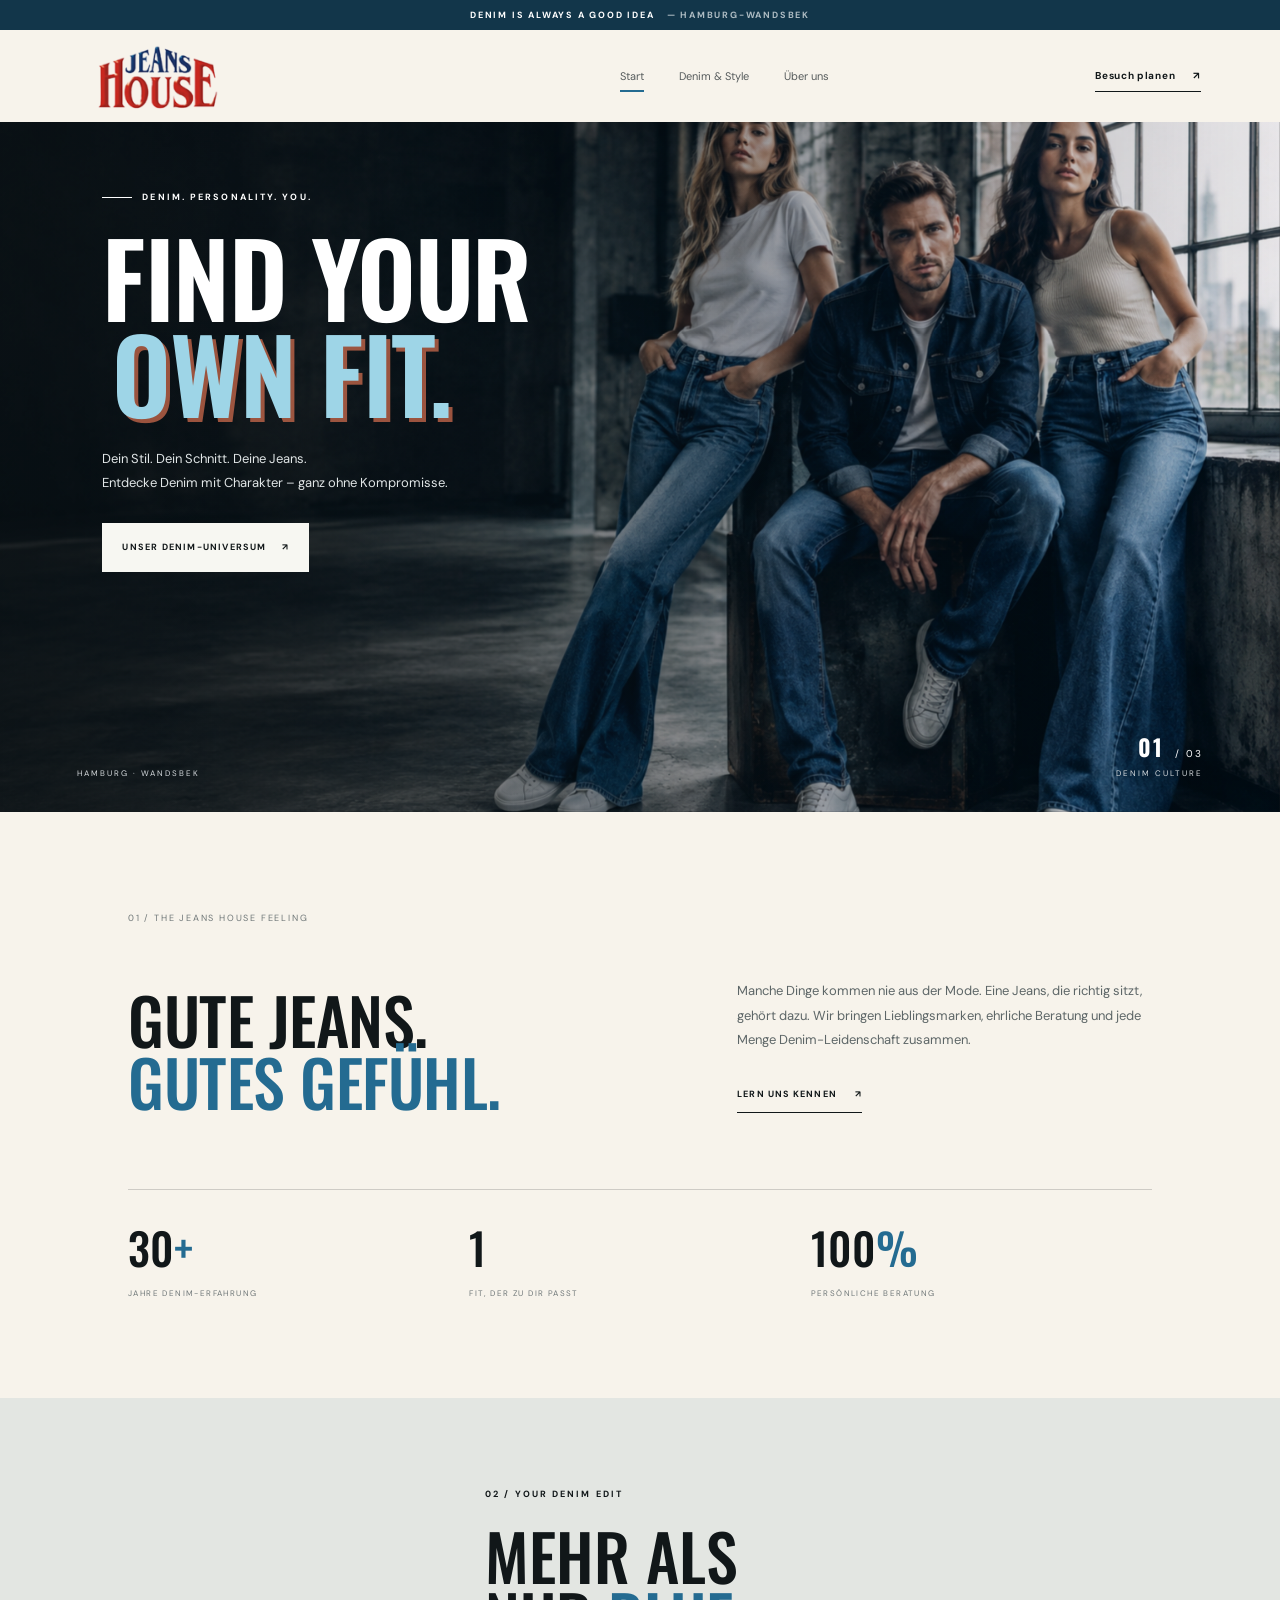
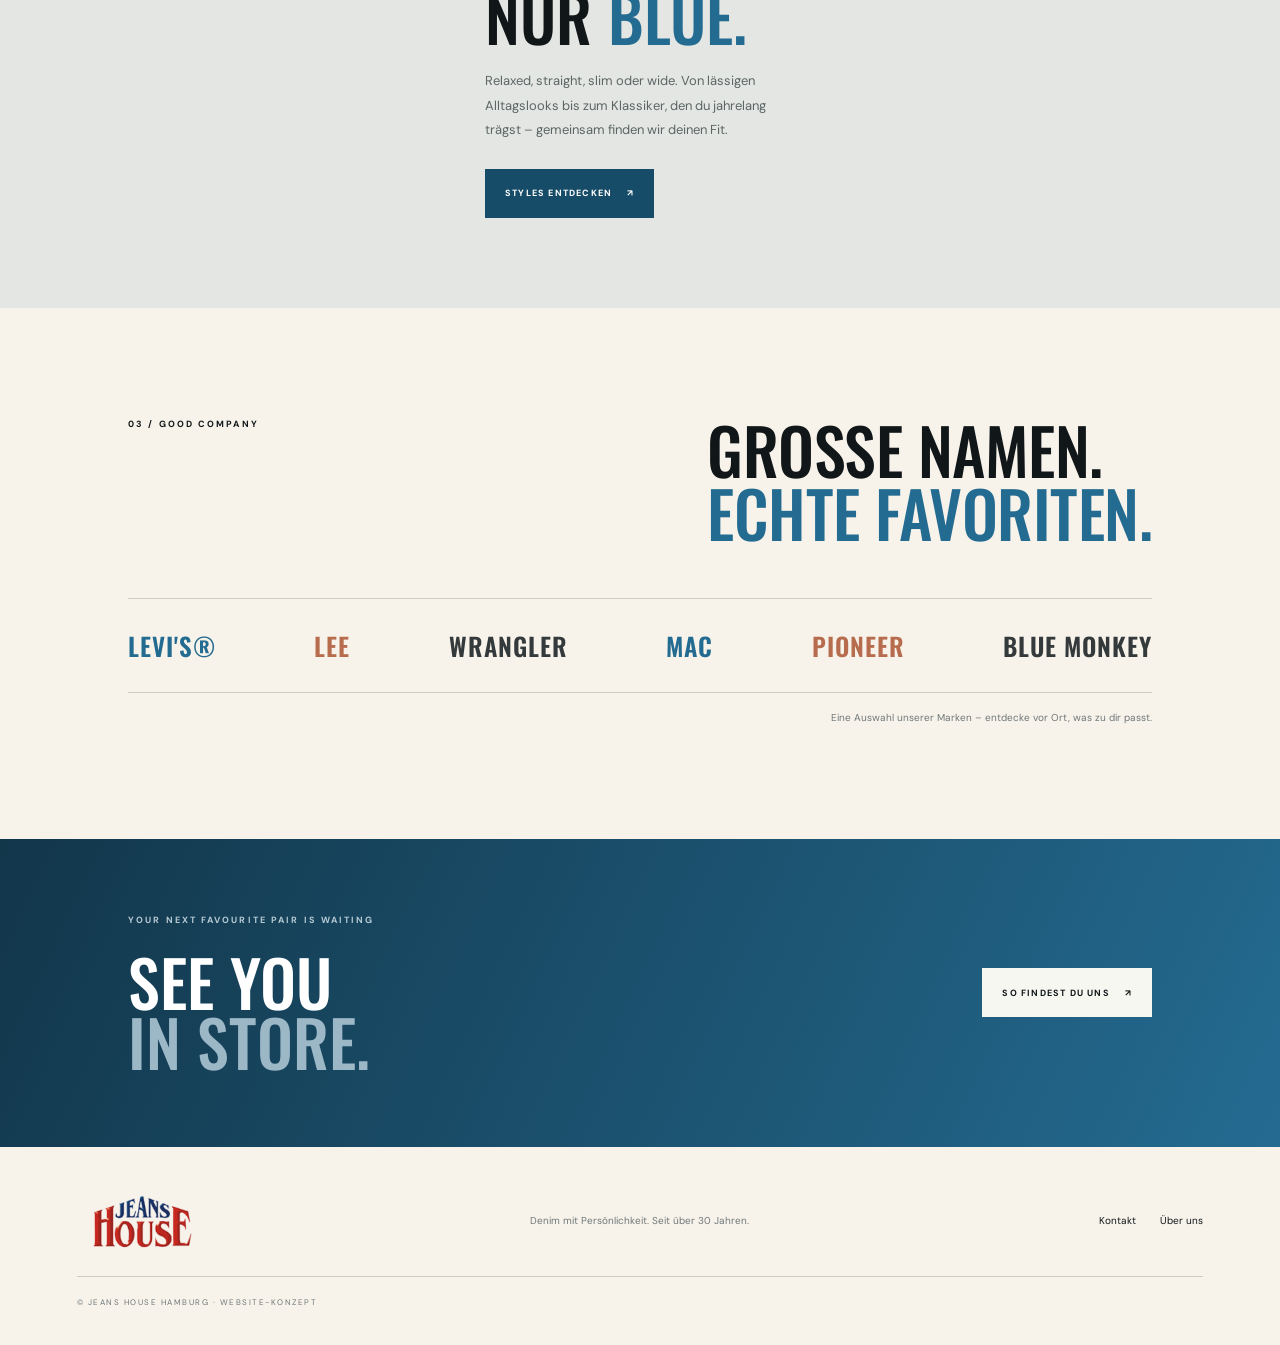
<file: index.html>
<!doctype html>
<html lang="de">
<head>
<meta charset="utf-8"><meta name="viewport" content="width=device-width,initial-scale=1">
<meta name="description" content="Jeans House Hamburg – Denim, persönliche Beratung und Styles, die zu dir passen.">
<title>JEANS HOUSE — Denim, der zu dir passt</title>
<link rel="preconnect" href="https://fonts.googleapis.com"><link rel="preconnect" href="https://fonts.gstatic.com" crossorigin>
<link href="https://fonts.googleapis.com/css2?family=DM+Sans:wght@400;500;600;700&family=Oswald:wght@400;500;600;700&display=swap" rel="stylesheet">
<link rel="stylesheet" href="style.css"></head>
<body>
<div class="topline">DENIM IS ALWAYS A GOOD IDEA <span>— HAMBURG-WANDSBEK</span></div>
<header class="site-header">
<a class="wordmark" href="index.html" aria-label="Jeans House Startseite"><img class="brand-logo" src="assets/jeans-house-logo.png" alt="Jeans House"></a>
<nav aria-label="Hauptnavigation"><a class="active" href="index.html">Start</a><a href="denim.html">Denim &amp; Style</a><a href="about.html">Über uns</a></nav>
<a class="header-cta" href="about.html#kontakt">Besuch planen <span>↗</span></a></header>
<main>
<section class="hero"><img class="hero-photo" src="assets/denim-editorial-ai.png" alt="Fashion Editorial mit drei Models in modernen Denim-Looks"><div class="hero-shade"></div>
<div class="hero-content"><p class="eyebrow"><i></i> DENIM. PERSONALITY. YOU.</p><h1>FIND YOUR<br><em>OWN FIT.</em></h1><p class="hero-copy">Dein Stil. Dein Schnitt. Deine Jeans.<br>Entdecke Denim mit Charakter – ganz ohne Kompromisse.</p><a class="button button-light" href="denim.html">UNSER DENIM-UNIVERSUM <span>↗</span></a></div>
<div class="hero-index"><b>01</b> / 03</div><div class="hero-caption">HAMBURG · WANDSBEK <span>DENIM CULTURE</span></div></section>
<section class="intro section-pad"><div class="section-label">01 / THE JEANS HOUSE FEELING</div><div class="intro-main"><h2>GUTE JEANS.<br><span>GUTES GEFÜHL.</span></h2><div class="intro-text"><p>Manche Dinge kommen nie aus der Mode. Eine Jeans, die richtig sitzt, gehört dazu. Wir bringen Lieblingsmarken, ehrliche Beratung und jede Menge Denim-Leidenschaft zusammen.</p><a class="text-link" href="about.html">LERN UNS KENNEN <span>↗</span></a></div></div>
<div class="stats"><div><strong>30<span>+</span></strong><small>JAHRE DENIM-ERFAHRUNG</small></div><div><strong>1</strong><small>FIT, DER ZU DIR PASST</small></div><div><strong>100<span>%</span></strong><small>PERSÖNLICHE BERATUNG</small></div></div></section>
<section class="style-section"><div class="style-image image-one" role="img" aria-label="Denim-Stoff in Nahaufnahme"></div><div class="style-copy"><p class="eyebrow">02 / YOUR DENIM EDIT</p><h2>MEHR ALS<br>NUR <em>BLUE.</em></h2><p>Relaxed, straight, slim oder wide. Von lässigen Alltagslooks bis zum Klassiker, den du jahrelang trägst – gemeinsam finden wir deinen Fit.</p><a class="button button-dark" href="denim.html">STYLES ENTDECKEN <span>↗</span></a></div><div class="style-image image-two" role="img" aria-label="Urbaner Jeans-Style"></div></section>
<section class="brands section-pad"><div class="brands-heading"><p class="eyebrow">03 / GOOD COMPANY</p><h2>GROSSE NAMEN.<br><span>ECHTE FAVORITEN.</span></h2></div><div class="brand-list"><span>LEVI'S®</span><span>LEE</span><span>WRANGLER</span><span>MAC</span><span>PIONEER</span><span>BLUE MONKEY</span></div><p class="brand-note">Eine Auswahl unserer Marken – entdecke vor Ort, was zu dir passt.</p></section>
<section class="visit-banner"><div><p class="eyebrow">YOUR NEXT FAVOURITE PAIR IS WAITING</p><h2>SEE YOU<br><em>IN STORE.</em></h2></div><a class="button button-light" href="about.html#kontakt">SO FINDEST DU UNS <span>↗</span></a></section>
</main>
<footer class="footer"><a class="wordmark footer-mark" href="index.html" aria-label="Jeans House Startseite"><img class="brand-logo" src="assets/jeans-house-logo.png" alt="Jeans House"></a><p>Denim mit Persönlichkeit. Seit über 30 Jahren.</p><div><a href="about.html#kontakt">Kontakt</a><a href="about.html">Über uns</a></div><small>© JEANS HOUSE HAMBURG · WEBSITE-KONZEPT</small></footer><script src="script.js"></script></body></html>
</file>
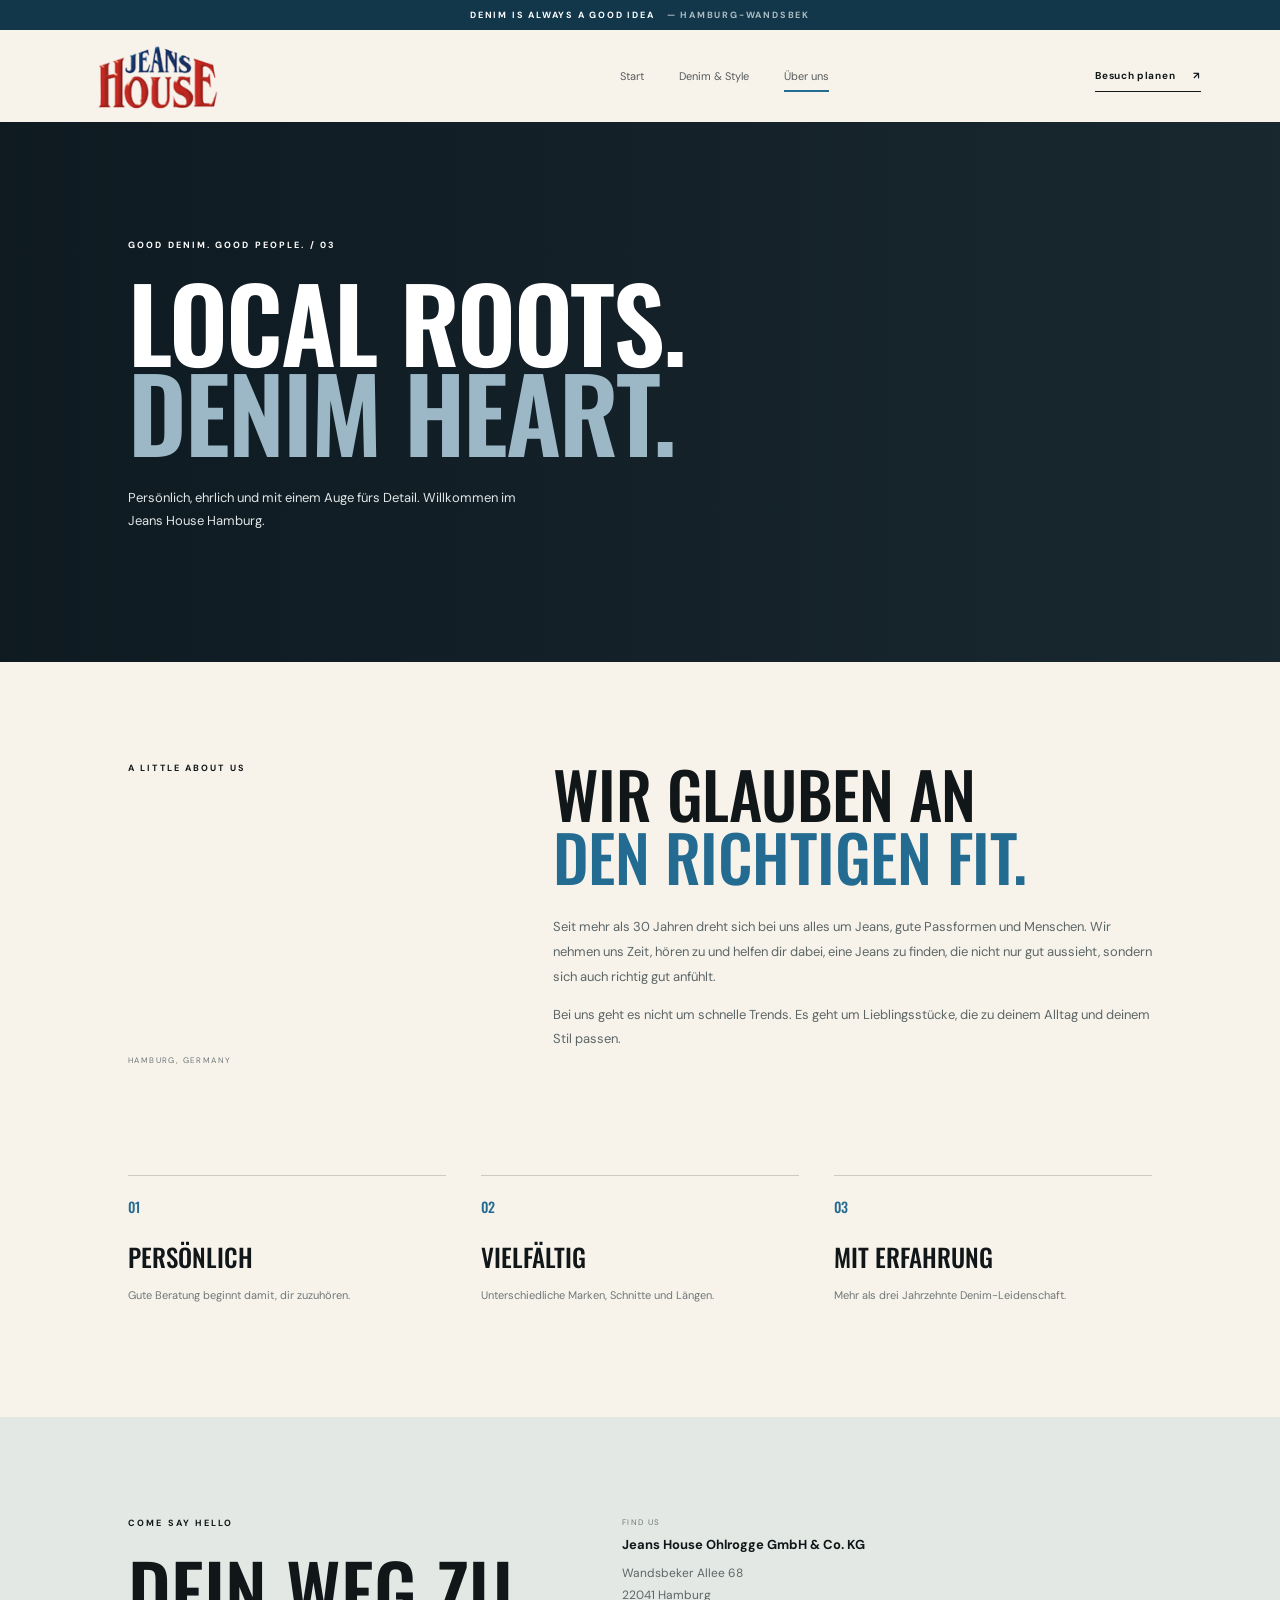
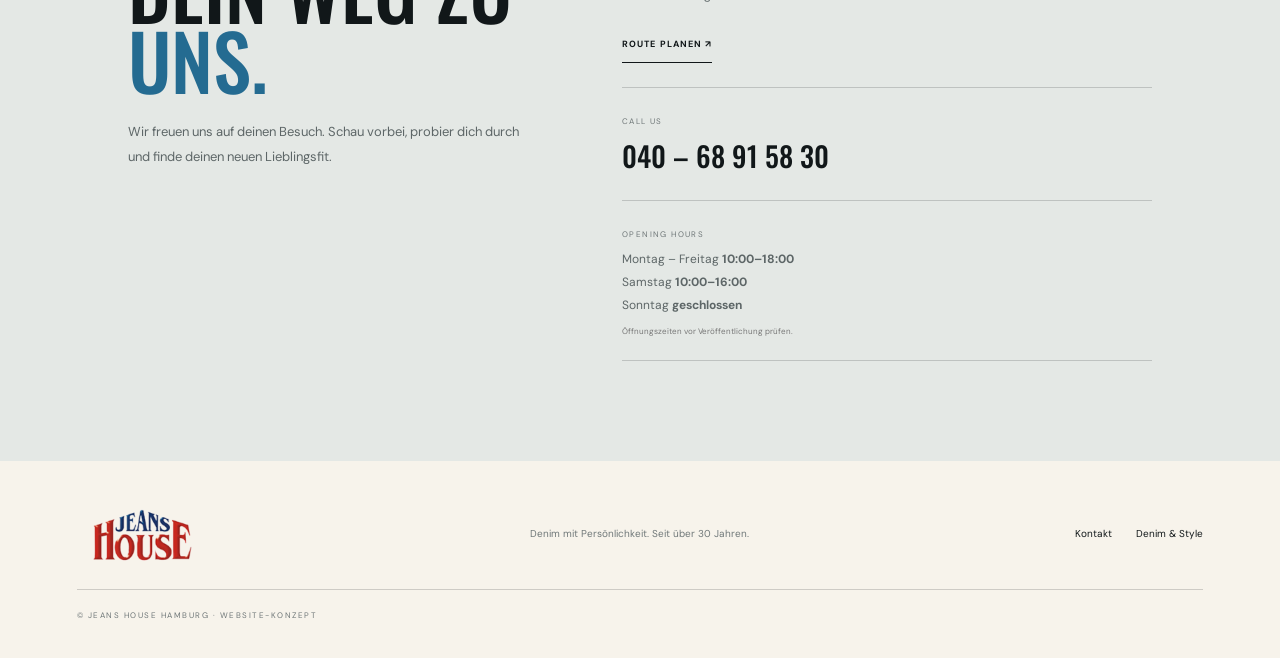
<file: about.html>
<!doctype html>
<html lang="de"><head><meta charset="utf-8"><meta name="viewport" content="width=device-width,initial-scale=1"><title>Über uns — JEANS HOUSE Hamburg</title>
<link rel="preconnect" href="https://fonts.googleapis.com"><link href="https://fonts.googleapis.com/css2?family=DM+Sans:wght@400;500;600;700&family=Oswald:wght@400;500;600;700&display=swap" rel="stylesheet"><link rel="stylesheet" href="style.css"></head><body>
<div class="topline">DENIM IS ALWAYS A GOOD IDEA <span>— HAMBURG-WANDSBEK</span></div><header class="site-header"><a class="wordmark" href="index.html" aria-label="Jeans House Startseite"><img class="brand-logo" src="assets/jeans-house-logo.png" alt="Jeans House"></a><nav><a href="index.html">Start</a><a href="denim.html">Denim &amp; Style</a><a class="active" href="about.html">Über uns</a></nav><a class="header-cta" href="#kontakt">Besuch planen <span>↗</span></a></header>
<main><section class="subhero about-hero"><div class="subhero-content"><p class="eyebrow">GOOD DENIM. GOOD PEOPLE. / 03</p><h1>LOCAL ROOTS.<br><em>DENIM HEART.</em></h1><p>Persönlich, ehrlich und mit einem Auge fürs Detail. Willkommen im Jeans House Hamburg.</p></div></section>
<section class="about-story section-pad"><div class="story-label"><p class="eyebrow">A LITTLE ABOUT US</p><span>HAMBURG, GERMANY</span></div><div><h2>WIR GLAUBEN AN<br><span>DEN RICHTIGEN FIT.</span></h2><p>Seit mehr als 30 Jahren dreht sich bei uns alles um Jeans, gute Passformen und Menschen. Wir nehmen uns Zeit, hören zu und helfen dir dabei, eine Jeans zu finden, die nicht nur gut aussieht, sondern sich auch richtig gut anfühlt.</p><p>Bei uns geht es nicht um schnelle Trends. Es geht um Lieblingsstücke, die zu deinem Alltag und deinem Stil passen.</p></div></section>
<section class="values"><div><span>01</span><h3>PERSÖNLICH</h3><p>Gute Beratung beginnt damit, dir zuzuhören.</p></div><div><span>02</span><h3>VIELFÄLTIG</h3><p>Unterschiedliche Marken, Schnitte und Längen.</p></div><div><span>03</span><h3>MIT ERFAHRUNG</h3><p>Mehr als drei Jahrzehnte Denim-Leidenschaft.</p></div></section>
<section class="contact-section section-pad" id="kontakt"><div class="contact-head"><p class="eyebrow">COME SAY HELLO</p><h2>DEIN WEG ZU<br><em>UNS.</em></h2><p>Wir freuen uns auf deinen Besuch. Schau vorbei, probier dich durch und finde deinen neuen Lieblingsfit.</p></div><div class="contact-details"><div><small>FIND US</small><strong>Jeans House Ohlrogge GmbH &amp; Co. KG</strong><p>Wandsbeker Allee 68<br>22041 Hamburg</p><a class="text-link" target="_blank" rel="noreferrer" href="https://maps.google.com/?q=Wandsbeker+Allee+68+22041+Hamburg">ROUTE PLANEN ↗</a></div><div><small>CALL US</small><a class="phone" href="tel:+494068915830">040 – 68 91 58 30</a></div><div><small>OPENING HOURS</small><p>Montag – Freitag <b>10:00–18:00</b><br>Samstag <b>10:00–16:00</b><br>Sonntag <b>geschlossen</b></p><small class="hours-note">Öffnungszeiten vor Veröffentlichung prüfen.</small></div></div></section></main>
<footer class="footer"><a class="wordmark footer-mark" href="index.html" aria-label="Jeans House Startseite"><img class="brand-logo" src="assets/jeans-house-logo.png" alt="Jeans House"></a><p>Denim mit Persönlichkeit. Seit über 30 Jahren.</p><div><a href="#kontakt">Kontakt</a><a href="denim.html">Denim &amp; Style</a></div><small>© JEANS HOUSE HAMBURG · WEBSITE-KONZEPT</small></footer><script src="script.js"></script></body></html>
</file>
<file: style.css>
:root{--ink:#111719;--blue:#234e6a;--paper:#f5f4f0;--muted:#6f7778;--line:rgba(17,23,25,.18);--display:'Oswald',sans-serif;--body:'DM Sans',sans-serif}
*{box-sizing:border-box}html{scroll-behavior:smooth}body{margin:0;background:var(--paper);color:var(--ink);font-family:var(--body);-webkit-font-smoothing:antialiased}a{color:inherit;text-decoration:none}
.topline{height:30px;background:var(--ink);color:#fff;display:flex;align-items:center;justify-content:center;gap:12px;font-size:9px;font-weight:700;letter-spacing:1.8px}.topline span{color:#aebcc3}
.site-header{height:92px;padding:0 6.2%;display:flex;align-items:center;justify-content:space-between;background:var(--paper);position:relative;z-index:5}.wordmark{display:flex;gap:10px;align-items:center;font-size:17px;letter-spacing:1.1px;font-weight:500;line-height:.95}.wordmark b{font-weight:700}.wordmark small{display:block;font-size:7px;letter-spacing:2.2px;margin-top:7px;color:var(--muted)}.mark{display:grid;place-items:center;width:38px;height:38px;border:1.5px solid var(--ink);font:600 17px var(--display);letter-spacing:-1px;transform:rotate(-5deg)}
nav{display:flex;gap:35px;margin-left:70px}nav a{font-size:11px;color:#565b5c;position:relative;padding:9px 0}nav a:after{content:"";position:absolute;bottom:0;left:0;width:0;height:2px;background:var(--blue);transition:width .25s}nav a:hover:after,nav a.active:after{width:100%}.header-cta{font-size:10px;letter-spacing:.7px;font-weight:700;border-bottom:1px solid;padding:9px 0}.header-cta span,.button span,.text-link span{margin-left:15px;transition:transform .25s;display:inline-block}.header-cta:hover span,.button:hover span,.text-link:hover span{transform:translate(4px,-3px)}
.hero{height:min(690px,76vw);min-height:550px;position:relative;overflow:hidden;background:#222}.hero-photo{position:absolute;width:100%;height:100%;object-fit:cover;object-position:center 44%;animation:heroReveal 1.1s ease both}.hero-shade{position:absolute;inset:0;background:linear-gradient(90deg,rgba(8,14,17,.8),rgba(8,14,17,.44) 42%,rgba(8,14,17,.04) 100%)}.hero-content{position:absolute;left:10%;top:17%;color:#fff;max-width:570px;animation:rise .9s .15s both}.eyebrow{font-size:9px;letter-spacing:2.1px;font-weight:700;margin:0 0 25px;display:flex;align-items:center;gap:10px}.eyebrow i{width:30px;height:1px;background:currentColor}.hero h1,.subhero h1{font:600 clamp(68px,9vw,132px)/.88 var(--display);letter-spacing:-2px;margin:0 0 30px}.hero h1 em,.subhero h1 em,.style-copy h2 em,.visit-banner h2 em,.contact-head h2 em{font-style:normal;color:#9cb8c7}.hero-copy{font-size:13px;line-height:1.9;color:#e1e6e7;margin-bottom:32px}.button{min-height:49px;padding:0 20px;display:inline-flex;align-items:center;justify-content:center;font-size:9px;letter-spacing:1.2px;font-weight:700;transition:background .25s,color .25s,transform .25s}.button:hover{transform:translateY(-3px)}.button-light{background:#f7f7f2;color:var(--ink)}.button-light:hover{background:#a7c2d0}.button-dark{background:var(--ink);color:#fff}.button-dark:hover{background:var(--blue)}.hero-index{position:absolute;right:6%;bottom:48px;color:#fff;font-size:10px;letter-spacing:2px}.hero-index b{font-size:23px;font-family:var(--display);margin-right:6px}.hero-caption{position:absolute;left:6%;right:6%;bottom:34px;color:#d5dadd;display:flex;justify-content:space-between;font-size:8px;letter-spacing:2px}
.section-pad{padding:100px 10%}.section-label{font-size:9px;letter-spacing:1.8px;color:var(--muted);margin-bottom:42px}.intro-main{display:grid;grid-template-columns:1.1fr .9fr;gap:10%;align-items:end}.intro h2,.brands h2,.fit-intro h2,.about-story h2{font:500 clamp(38px,5vw,68px)/.98 var(--display);letter-spacing:-.5px;margin:0}.intro h2 span,.brands h2 span,.fit-intro h2 span,.about-story h2 span{color:var(--blue)}.intro-text p,.style-copy>p:not(.eyebrow),.fit-intro>p:last-child,.about-story>div:last-child>p,.contact-head>p:last-child{font-size:13px;line-height:1.9;color:#5d6667;max-width:440px}.text-link{display:inline-block;font-size:9px;font-weight:700;letter-spacing:1.1px;border-bottom:1px solid;padding:12px 0;margin-top:10px}.stats{border-top:1px solid var(--line);margin-top:76px;padding-top:25px;display:grid;grid-template-columns:repeat(3,1fr)}.stats>div{display:flex;flex-direction:column;gap:8px}.stats strong{font:500 44px var(--display)}.stats strong span{color:var(--blue)}.stats small{font-size:8px;letter-spacing:1.4px;color:var(--muted)}
.style-section{display:grid;grid-template-columns:1fr .9fr 1fr;min-height:510px;background:#e3e6e2}.style-image{background-size:cover;background-position:center;min-height:430px;transition:filter .5s}.style-image:hover{filter:saturate(1.25)}.image-one{background-image:url('https://images.unsplash.com/photo-1543076447-215ad9ba6923?auto=format&fit=crop&w=1000&q=85')}.image-two{background-image:url('https://images.unsplash.com/photo-1541099649105-f69ad21f3246?auto=format&fit=crop&w=1000&q=85')}.style-copy{padding:65px 11%;align-self:center}.style-copy h2,.visit-banner h2{font:500 clamp(40px,5vw,68px)/.95 var(--display);margin:0 0 22px}.style-copy h2 em{color:var(--blue)}.style-copy>p:not(.eyebrow){margin-bottom:26px}.brands{padding-top:110px;padding-bottom:105px}.brands-heading{display:flex;justify-content:space-between;align-items:flex-end;gap:30px}.brands-heading .eyebrow{align-self:flex-start}.brand-list{display:flex;flex-wrap:wrap;justify-content:space-between;align-items:center;gap:24px;border-top:1px solid var(--line);border-bottom:1px solid var(--line);margin-top:54px;padding:28px 0}.brand-list span{font:600 clamp(15px,2vw,25px) var(--display);letter-spacing:1px;color:#343a3b}.brand-note{font-size:10px;color:var(--muted);text-align:right;margin-top:18px}
.visit-banner{background:#1c303b;color:#fff;padding:75px 10%;display:flex;justify-content:space-between;align-items:center;gap:35px}.visit-banner .eyebrow{color:#b7cbd4}.visit-banner h2{margin:0}.footer{padding:38px 6%;display:grid;grid-template-columns:1fr 1fr 1fr;align-items:center;gap:20px}.footer-mark{width:max-content}.footer>p{font-size:10px;color:var(--muted);text-align:center}.footer>div{display:flex;gap:24px;justify-content:flex-end;font-size:10px}.footer>small{grid-column:1/-1;border-top:1px solid var(--line);padding-top:20px;font-size:8px;letter-spacing:1.5px;color:var(--muted)}
.subhero{min-height:540px;position:relative;display:flex;align-items:center;overflow:hidden;background:#1b2a31;color:white;padding:75px 10%;background-size:cover;background-position:center}.denim-hero{background-image:linear-gradient(90deg,rgba(13,24,31,.88),rgba(13,24,31,.16)),url('https://images.unsplash.com/photo-1542272604-787c3835535d?auto=format&fit=crop&w=1800&q=90')}.about-hero{background-image:linear-gradient(90deg,rgba(13,24,31,.88),rgba(13,24,31,.16)),url('https://images.unsplash.com/photo-1523398002811-999ca8dec234?auto=format&fit=crop&w=1800&q=90')}.subhero-content{position:relative;max-width:700px}.subhero h1{font-size:clamp(65px,8vw,112px)}.subhero-content>p:last-child{max-width:390px;line-height:1.8;color:#e0e6e8;font-size:13px}
.fit-intro{padding-bottom:45px;max-width:1000px}.fit-intro h2{margin-bottom:25px}.fit-intro>p:last-child{max-width:560px}.fit-grid{padding:20px 10% 110px;display:grid;grid-template-columns:repeat(3,1fr);gap:24px;align-items:start}.fit-card{background:#e9e9e3;overflow:hidden;transition:transform .35s,box-shadow .35s}.fit-card:hover{transform:translateY(-8px);box-shadow:0 18px 35px #17232b18}.fit-card-offset{margin-top:70px}.fit-card img{display:block;width:100%;height:320px;object-fit:cover;transition:transform .5s}.fit-card:hover img{transform:scale(1.04)}.fit-card>div{padding:24px}.fit-card small,.contact-details small,.story-label span{font-size:8px;letter-spacing:1.4px;color:var(--muted)}.fit-card h3{font:500 36px/.95 var(--display);margin:14px 0}.fit-card p{font-size:11px;line-height:1.8;color:#646b6b}.fit-cta{background:#dce4e6;text-align:center;padding:80px 20px}.fit-cta h2{font:500 clamp(38px,5vw,64px)/.98 var(--display);margin:0 0 18px}.fit-cta h2 em{font-style:normal;color:var(--blue)}.fit-cta p{font-size:12px;line-height:1.8;color:#5d6667;margin:0 auto 25px;max-width:430px}
.about-story{display:grid;grid-template-columns:.7fr 1.3fr;gap:10%;padding-bottom:65px}.story-label{display:flex;flex-direction:column;justify-content:space-between;align-items:flex-start}.about-story h2{margin-bottom:28px}.about-story>div:last-child>p{max-width:600px}.values{padding:45px 10% 100px;display:grid;grid-template-columns:repeat(3,1fr);gap:35px}.values>div{border-top:1px solid var(--line);padding-top:20px}.values span{font:500 14px var(--display);color:var(--blue)}.values h3{font:500 25px var(--display);margin:20px 0 8px}.values p{font-size:11px;line-height:1.8;color:var(--muted)}.contact-section{background:#e4e8e5;display:grid;grid-template-columns:.85fr 1.15fr;gap:10%}.contact-head h2{font:500 clamp(48px,6vw,78px)/.92 var(--display);margin:0 0 25px}.contact-head h2 em{color:var(--blue)}.contact-details{display:flex;flex-direction:column;gap:28px}.contact-details>div{border-bottom:1px solid var(--line);padding-bottom:24px;display:flex;flex-direction:column;align-items:flex-start;gap:9px}.contact-details strong{font-size:13px}.contact-details p{font-size:12px;line-height:1.9;color:#5d6667;margin:0}.contact-details .phone{font:500 28px var(--display)}.hours-note{font-size:8px!important;letter-spacing:0!important;color:#777!important}
@keyframes rise{from{opacity:0;transform:translateY(22px)}to{opacity:1;transform:translateY(0)}}@keyframes heroReveal{from{transform:scale(1.06);opacity:.6}to{transform:scale(1);opacity:1}}.scroll-reveal{opacity:0;transform:translateY(18px);transition:opacity .6s ease,transform .6s ease}.scroll-reveal.is-visible{opacity:1;transform:translateY(0)}
@media(max-width:800px){.site-header{height:auto;min-height:82px;padding:18px 5%;flex-wrap:wrap;gap:15px}.site-header nav{order:3;width:100%;justify-content:center;margin:0;gap:24px}.header-cta{font-size:9px}.hero{min-height:570px;height:76vh;max-height:700px}.hero-content{left:7%;top:20%}.hero h1{font-size:clamp(68px,13vw,100px)}.section-pad{padding:75px 7%}.intro-main{grid-template-columns:1fr;gap:22px}.stats{margin-top:45px}.style-section{grid-template-columns:1fr 1fr}.style-copy{grid-column:1/-1;grid-row:1;padding:55px 7%}.style-image{min-height:300px}.brands-heading{display:block}.brands-heading .eyebrow{margin-bottom:25px}.visit-banner{padding:60px 7%;align-items:flex-start;flex-direction:column}.footer{padding:32px 5%;grid-template-columns:1fr 1fr}.footer>p{display:none}.footer>div{grid-column:2;grid-row:1}.footer>small{grid-column:1/-1}.subhero{padding:70px 7%;min-height:500px}.fit-grid{padding:20px 7% 80px;grid-template-columns:1fr 1fr}.fit-card-offset{margin-top:45px}.fit-card:last-child{grid-column:1/-1;max-width:calc(50% - 12px)}.about-story,.contact-section{grid-template-columns:1fr;gap:35px}.story-label{gap:25px}.values{padding:35px 7% 75px;gap:20px}}
@media(max-width:520px){.topline{font-size:7px;letter-spacing:1px}.wordmark{font-size:14px}.mark{width:32px;height:32px}.site-header nav{gap:18px}.site-header nav a{font-size:10px}.header-cta{display:none}.hero{min-height:570px}.hero-photo{object-position:62% center}.hero-shade{background:linear-gradient(90deg,rgba(8,14,17,.82),rgba(8,14,17,.38))}.hero-content{top:22%}.hero h1{font-size:70px}.hero-caption{font-size:7px}.intro h2,.brands h2,.fit-intro h2{font-size:43px}.stats{gap:10px}.stats strong{font-size:34px}.stats small{font-size:7px;line-height:1.5}.style-section{grid-template-columns:1fr 1fr}.style-image{min-height:230px}.style-copy h2{font-size:49px}.brand-list{justify-content:flex-start;gap:20px 28px}.brand-note{text-align:left;line-height:1.7}.footer{grid-template-columns:1fr}.footer>div{grid-column:1;grid-row:auto;justify-content:flex-start}.footer>small{grid-column:1}.subhero h1{font-size:60px}.fit-grid{grid-template-columns:1fr;gap:25px}.fit-card-offset{margin-top:0}.fit-card:last-child{grid-column:auto;max-width:none}.fit-card img{height:360px}.values{grid-template-columns:1fr;gap:12px}.values>div{padding-bottom:10px}.contact-details .phone{font-size:25px}}
@media(prefers-reduced-motion:reduce){*,*::before,*::after{animation-duration:.01ms!important;transition-duration:.01ms!important;scroll-behavior:auto!important}}


/* Farb-Update: kräftigeres Denim-Blau, warmer Sandton und ein kleiner Coral-Akzent */
:root{--blue:#246b91;--paper:#f7f3eb;--accent:#e97855}
.topline{background:#12364a}
.mark{border-color:#246b91;color:#246b91}
.brand-list span:nth-child(3n+1){color:#246b91}
.brand-list span:nth-child(3n+2){color:#b76c4d}
.visit-banner{background:linear-gradient(115deg,#12364a,#246b91)}
.fit-cta{background:linear-gradient(125deg,#dbe9ed,#f0e4d6)}
.button-dark{background:#174c68}
.button-dark:hover{background:#e97855;color:#fff}
.hero h1{letter-spacing:-3px}
.hero h1 em{color:#9ed5e7;text-shadow:4px 4px 0 rgba(233,120,85,.65);margin-left:18px}
.hero h1 em{display:inline-block;transform:translateX(-8px)}
.hero h1{line-height:.84}
.intro h2 span,.brands h2 span,.fit-intro h2 span,.about-story h2 span{color:#246b91}
@media(max-width:520px){.hero h1 em{margin-left:9px;transform:translateX(-5px)}}


/* Logo originalgetreu aus der bereitgestellten Vorlage */
.wordmark { display:flex; align-items:center; flex:0 0 auto; width:205px; height:auto; }
.brand-logo { display:block; width:100%; max-width:205px; height:auto; object-fit:contain; }
.footer-mark { width:170px; }

/* Hero-Texte sauber trennen: genug Raum zwischen Headline, Copy und Button */
.hero-content { top: clamp(58px, 10%, 92px); left: clamp(24px, 8%, 120px); max-width: min(560px, 82%); }
.hero h1 { font-size: clamp(62px, 8vw, 116px); line-height: .94; margin: 0 0 26px; letter-spacing: -1.5px; }
.hero-copy { display:block; max-width: 440px; margin: 0 0 28px; line-height: 1.85; }
.hero-content .button { margin-top: 0; }
@media (max-width: 760px) {
  .site-header { height:auto; min-height:82px; padding:14px 5%; flex-wrap:wrap; gap:12px; }
  .wordmark { width:150px; }
  .brand-logo { max-width:150px; }
  nav { order:3; width:100%; margin:0; justify-content:space-between; gap:12px; }
  .header-cta { font-size:9px; }
  .hero { height:auto; min-height:650px; }
  .hero-content { top:70px; left:7%; max-width:86%; }
  .hero h1 { font-size:clamp(60px, 16vw, 92px); margin-bottom:22px; }
  .hero-copy { font-size:12px; line-height:1.8; margin-bottom:24px; }
  .hero-caption { bottom:18px; }
}
</file>
